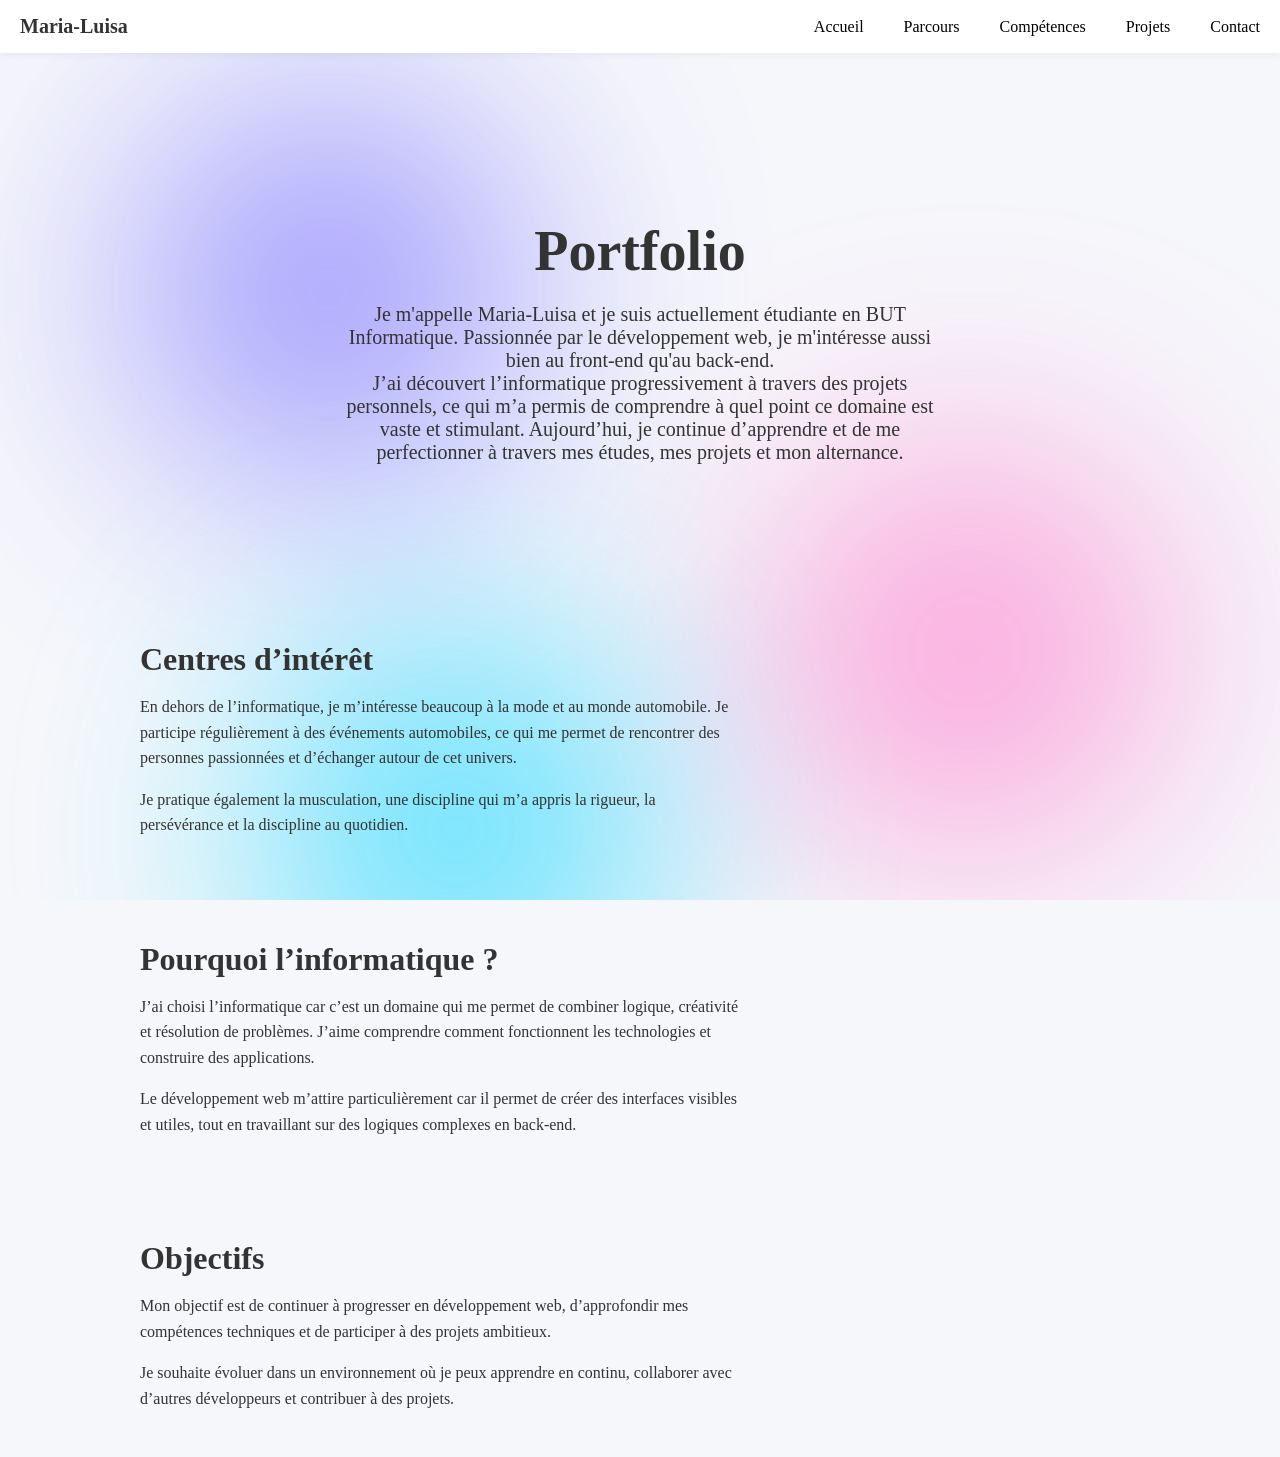
<file: index.html>
<!doctype html>
<html lang="fr">
    <head>
        <meta charset="UTF-8" />
        <title>Portfolio Maria-Luisa</title>
        <link rel="stylesheet" href="style.css" />
        <meta name="viewport" content="width=device-width, initial-scale=1.0" />
    </head>

    <body>
        <header> 
            <div class="logo">Maria-Luisa</div>
            <button id="burger" class="burger">
                ☰
            </button>
            <nav id="navContainer" class="nav"></nav>
        </header>

        <div class="background-blur">
            <div class="blob blob1"></div>
            <div class="blob blob2"></div>
            <div class="blob blob3"></div>
        </div>

        <section class="hero reveal">
            <h1>Portfolio</h1>
            <p>
                Je m'appelle Maria-Luisa et je suis actuellement étudiante en BUT Informatique. 
                Passionnée par le développement web, je m'intéresse aussi bien au front-end qu'au back-end.
            </p>
            <p>
                J’ai découvert l’informatique progressivement à travers des projets personnels, 
                ce qui m’a permis de comprendre à quel point ce domaine est vaste et stimulant. 
                Aujourd’hui, je continue d’apprendre et de me perfectionner à travers mes études, 
                mes projets et mon alternance.
            </p>
        </section>

        <section class="about reveal">
            <h2>Centres d’intérêt</h2>
            <p>
                En dehors de l’informatique, je m’intéresse beaucoup à la mode et au monde automobile. 
                Je participe régulièrement à des événements automobiles, ce qui me permet de rencontrer 
                des personnes passionnées et d’échanger autour de cet univers.
            </p>
            <p>
                Je pratique également la musculation, une discipline qui m’a appris la rigueur, 
                la persévérance et la discipline au quotidien.
            </p>
        </section>

        <section class="about reveal">
            <h2>Pourquoi l’informatique ?</h2>
            <p>
                J’ai choisi l’informatique car c’est un domaine qui me permet de combiner logique, 
                créativité et résolution de problèmes. J’aime comprendre comment fonctionnent les technologies 
                et construire des applications.
            </p>
            <p>
                Le développement web m’attire particulièrement car il permet de créer des interfaces visibles 
                et utiles, tout en travaillant sur des logiques complexes en back-end.
            </p>
        </section>

        <section class="about reveal">
            <h2>Objectifs</h2>
            <p>
                Mon objectif est de continuer à progresser en développement web, 
                d’approfondir mes compétences techniques et de participer à des projets ambitieux.
            </p>
            <p>
                Je souhaite évoluer dans un environnement où je peux apprendre en continu, 
                collaborer avec d’autres développeurs et contribuer à des projets.
            </p>
        </section>

        <script src="script.js" defer></script>
    </body>
</html>
</file>
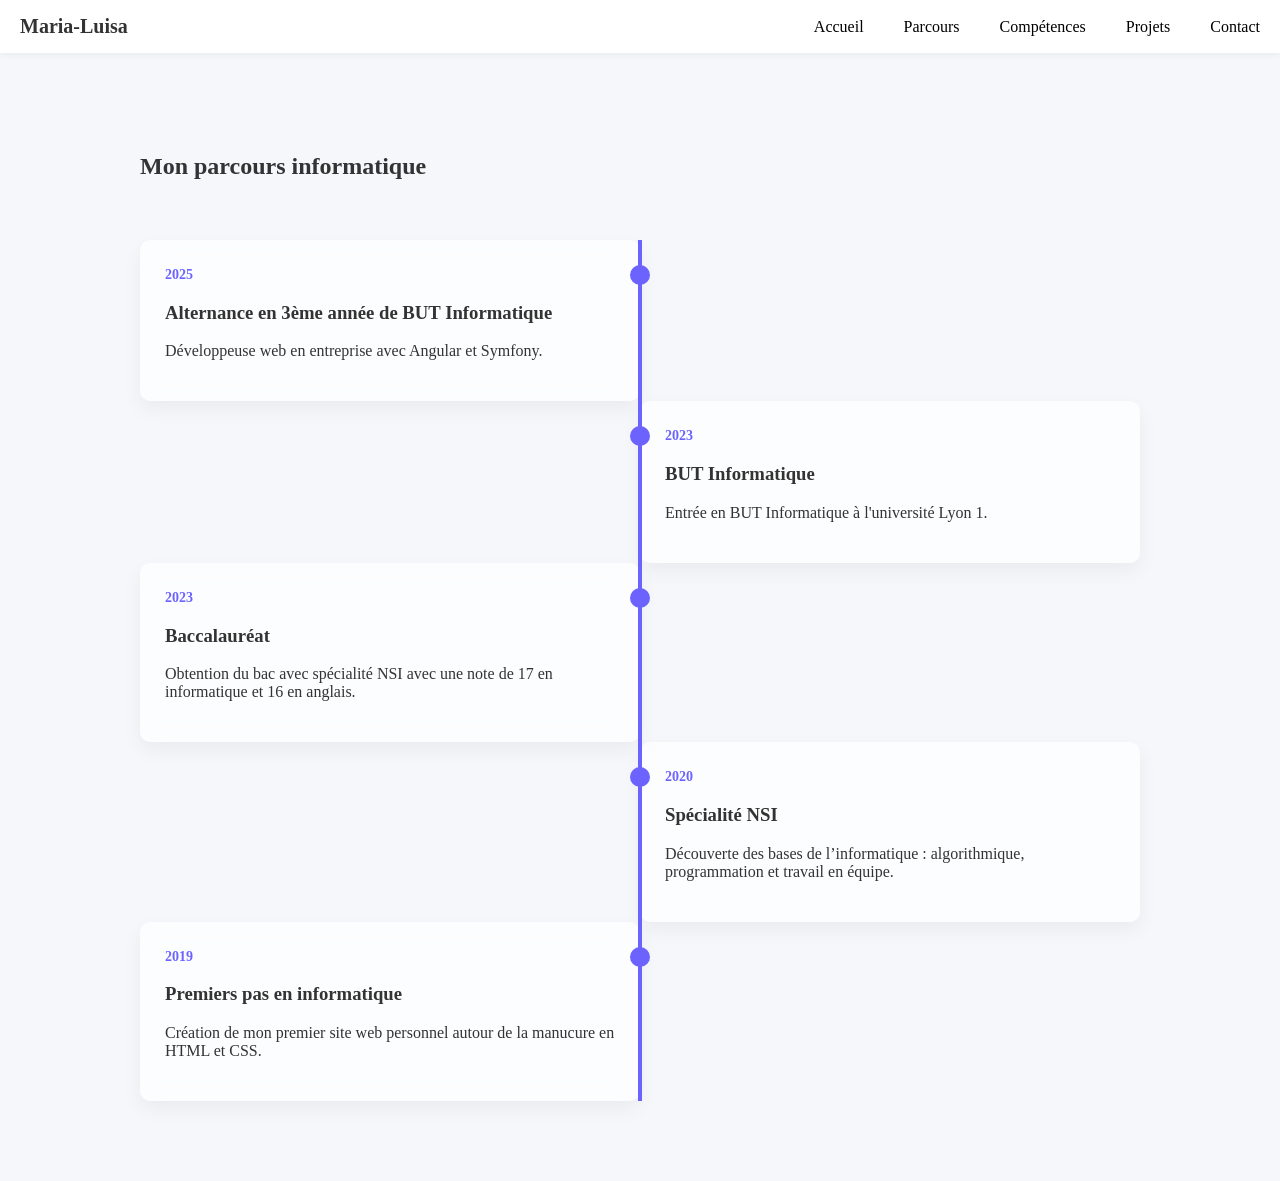
<file: parcours.html>
<!doctype html>
<html lang="fr">
    <head>
        <meta charset="UTF-8" />
        <title>Parcours</title>
        <link rel="stylesheet" href="style.css" />
        <meta name="viewport" content="width=device-width, initial-scale=1.0" />
    </head>

    <body>
         <header> 
            <div class="logo">Maria-Luisa</div>
            <button id="burger" class="burger">
                ☰
            </button>
            <nav id="navContainer" class="nav"></nav>
        </header>

        <section class="timeline-section">
            <h1>Mon parcours informatique</h1>

            <div id="timeline" class="timeline"></div>
        </section>

        <script src="script.js" defer></script>
    </body>
</html>
</file>
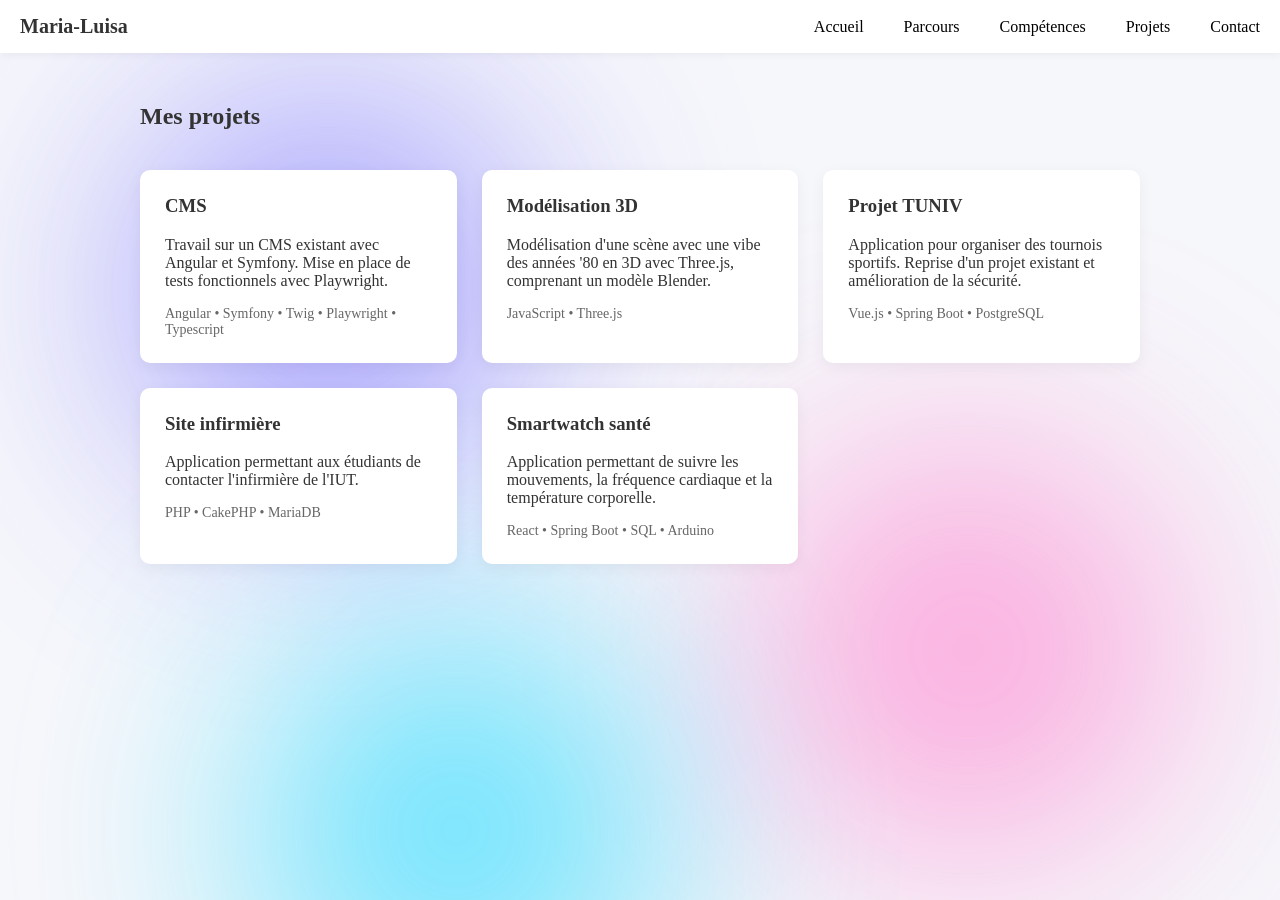
<file: projets.html>
<!DOCTYPE html>
<html lang="fr">

<head>
    <meta charset="UTF-8">
    <title>Projets</title>
    <link rel="stylesheet" href="style.css">
    <meta name="viewport" content="width=device-width, initial-scale=1.0">
</head>
<body>
         <header> 
            <div class="logo">Maria-Luisa</div>
            <button id="burger" class="burger">
                ☰
            </button>
            <nav id="navContainer" class="nav"></nav>
        </header>

        <section>
            <h1>Mes projets</h1>
            <div id="projectContainer" class="project-grid"></div>
        </section>

        <script src="script.js" defer></script>
    </body>
    <div class="background-blur">
        <div class="blob blob1"></div>
        <div class="blob blob2"></div>
        <div class="blob blob3"></div>
    </div>
</html>
</file>
<file: style.css>
body {
    font-family: -apple-system, BlinkMacSystemFont, "Segoe UI", Roboto;
    margin: 0;
    background: #f6f7fb;
    color: #333;
}

header {
    display: flex;
    justify-content: space-between;
    align-items: center;
    padding: 20px 40px;
    background: white;
    box-shadow: 0 2px 8px rgba(0, 0, 0, 0.05);
}

.logo {
    font-weight: 600;
    font-size: 20px;
}

a {
    text-decoration: none;
    color: #333;
    font-weight: 500;
}

nav a {
    margin-left: 20px;
    text-decoration: none;
    color: #333;
    font-weight: 500;
}

nav a:hover {
    color: #4f46e5;
}

.hero {
    padding: 120px 40px;
    text-align: center;
}

.hero h1 {
    font-size: 48px;
    margin-bottom: 20px;
}

.hero p {
    font-size: 18px;
    max-width: 600px;
    margin: auto;
}

section {
    max-width: 1000px;
    margin: auto;
    padding: 30px 20px;
}

.project-grid {
    display: grid;
    grid-template-columns: repeat(auto-fit, minmax(260px, 1fr));
    gap: 25px;
    margin-top: 40px;
}

.project-card {
    background: white;
    padding: 25px;
    border-radius: 10px;
    box-shadow: 0 4px 15px rgba(0, 0, 0, 0.05);
    transition: transform 0.2s;
}

.project-card:hover {
    transform: translateY(-5px);
}

.project-card h3 {
    margin-top: 0;
}

.tech {
    margin-top: 10px;
    font-size: 14px;
    color: #666;
}

/* Background Blobs */
.background-blur {
    position: fixed;
    top: 0;
    left: 0;
    width: 100%;
    height: 100%;
    overflow: hidden;
    z-index: -1;
}

.blob {
    position: absolute;
    width: 400px;
    height: 400px;
    border-radius: 50%;
    filter: blur(120px);
    opacity: 0.6;
    animation: move 20s infinite alternate ease-in-out;
}

.blob1 {
    background: #6c63ff;
    top: 10%;
    left: 10%;
}

.blob2 {
    background: #ff6ec7;
    top: 50%;
    left: 60%;
    animation-duration: 25s;
}

.blob3 {
    background: #00d4ff;
    top: 70%;
    left: 20%;
    animation-duration: 20s;
}

@keyframes move {
    0% {
        transform: translate(0px, 0px) scale(1);
    }

    50% {
        transform: translate(200px, -150px) scale(1.2);
    }

    100% {
        transform: translate(-150px, 200px) scale(1);
    }
}

body {
    background: #f6f7fb;
    position: relative;
}

/*presentation*/

/* section{
min-height:80vh;
display:flex;
flex-direction:column;
justify-content:center;
align-items:center;
text-align:center;
padding:60px 20px;
max-width:900px;
margin:auto;
} */

/* animation scroll */

.reveal {
    opacity: 0;
    transform: translateY(60px);
    transition: all 0.9s ease;
}

.reveal.visible {
    opacity: 1;
    transform: translateY(0);
}

.hero h1 {
    font-size: 56px;
    margin-bottom: 20px;
}

.hero p {
    font-size: 20px;
    max-width: 600px;
}

.about h2 {
    font-size: 32px;
    margin-bottom: 15px;
}

.about p {
    max-width: 600px;
    line-height: 1.6;
}

/* Sections reveal */
.reveal {
    opacity: 0;
    transform: translateY(60px);
    transition: all 0.9s ease;
}

.reveal.visible {
    opacity: 1;
    transform: translateY(0);
}

/*projects*/
/* stack technique */

.stack-grid {
    display: flex;
    flex-wrap: wrap;
    gap: 20px;
    justify-content: center;
}

.stack-item {
    width: 20%;

    background: rgba(255, 255, 255, 0.7);
    backdrop-filter: blur(10px);

    padding: 25px;
    border-radius: 12px;

    display: flex;
    flex-direction: column;
    align-items: center;
    box-shadow: 0 10px 25px rgba(0, 0, 0, 0.05);
}

.stack-item i {
    font-size: 40px;
    color: #6c63ff;
}

.stack-item span {
    font-size: 14px;
    font-weight: 500;
}

/* image projet */

.project-img {
    width: 100%;
    max-width: 800px;

    border-radius: 12px;

    box-shadow: 0 20px 40px rgba(0, 0, 0, 0.08);

    display: block;
    margin: auto;
}


header {
    display: flex;
    justify-content: space-between;
    align-items: center;
    padding: 15px 20px;
}

/* NAV desktop */
.nav {
    display: flex;
    gap: 20px;
}

.nav a {
    text-decoration: none;
    color: black;
}

/* BURGER caché sur desktop */
.burger {
    display: none;
    font-size: 28px;
    background: none;
    border: none;
    cursor: pointer;
}

/* 📱 MOBILE */
@media (max-width: 768px) {

    .burger {
        display: block;
    }

    .nav {
        position: absolute;
        top: 70px;
        right: 0;
        background: white;
        flex-direction: column;
        width: 200px;
        padding: 20px;
        gap: 15px;

        transform: translateX(100%);
        transition: transform 0.3s ease;
    }

    .nav.active {
        transform: translateX(0);
        z-index: 50;
    }
}

.project-image {
    width: 100%;
    max-width: 800px;
    border-radius: 12px;
    box-shadow: 0 20px 40px rgba(0, 0, 0, 0.08);
    display: block;
    margin: auto;
}

.project-video {
    width: 100%;
    max-width: 800px;
    border-radius: 12px;
    box-shadow: 0 20px 40px rgba(0, 0, 0, 0.08);
    display: block;
    margin: 30px auto;
}
</file>
